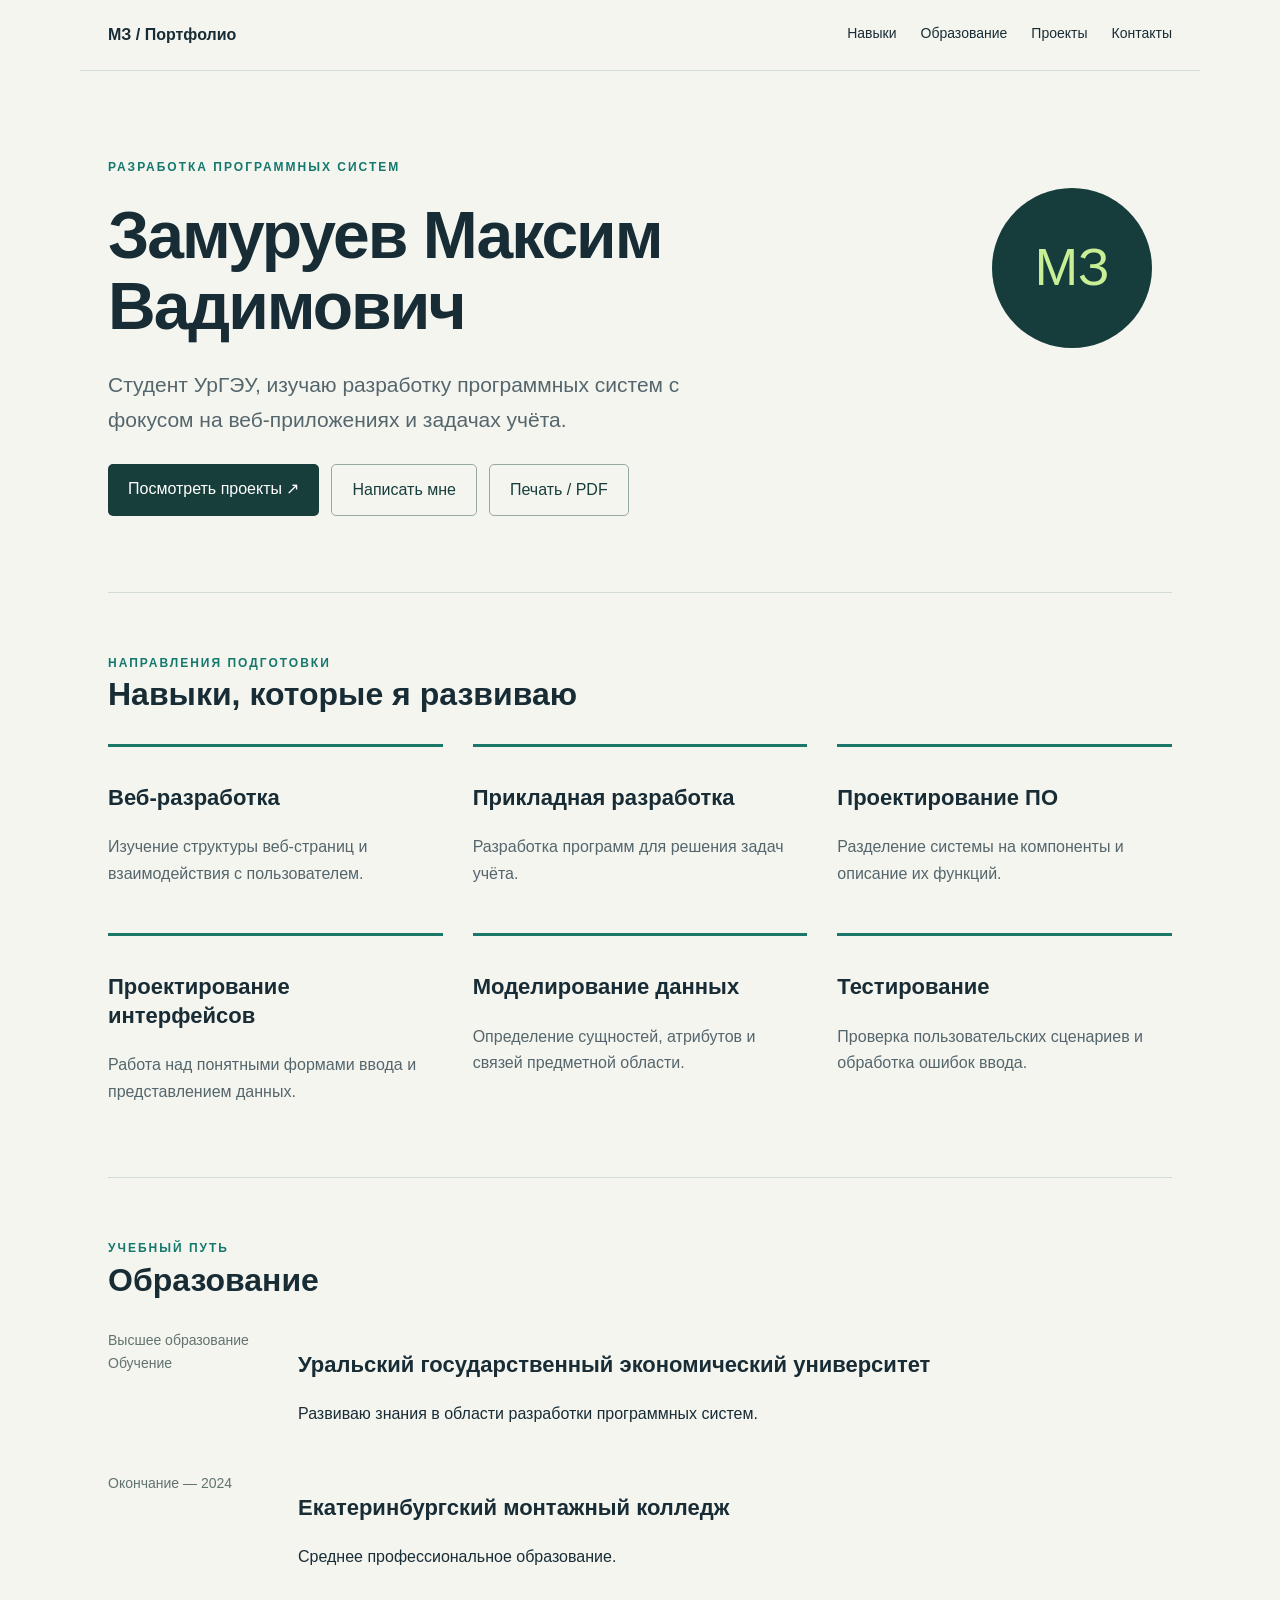
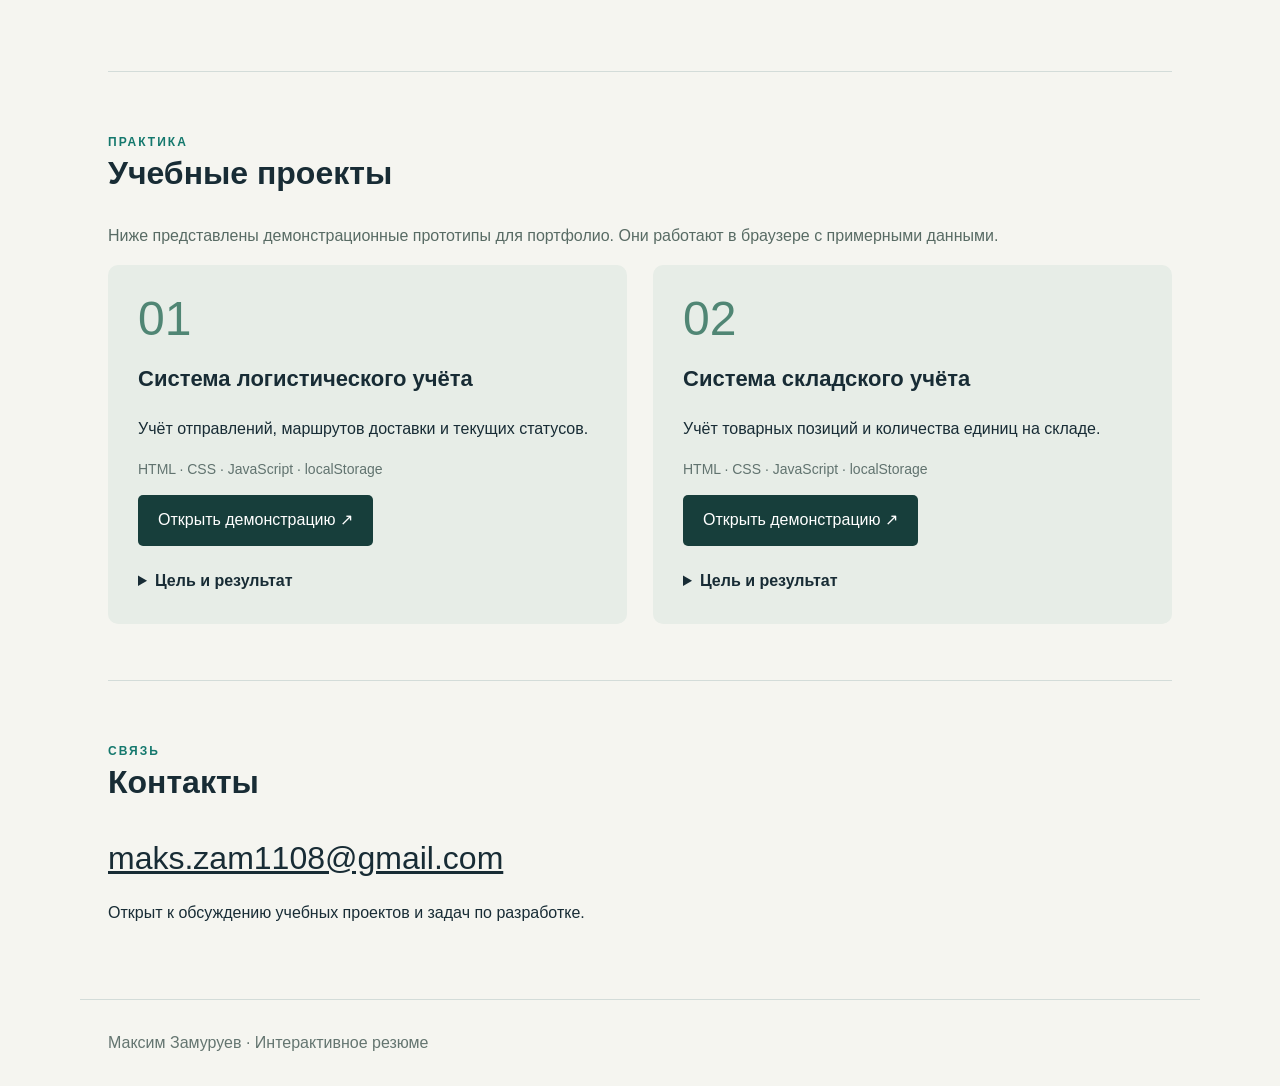
<file: index.html>
<!doctype html><html lang="ru"><head><meta charset="utf-8"><meta name="viewport" content="width=device-width,initial-scale=1"><link rel="stylesheet" href="style.css"><title>Максим Замуруев — разработка программных систем</title></head><body><header><strong>МЗ / Портфолио</strong><nav aria-label="Разделы"><a href="#skills">Навыки</a><a href="#education">Образование</a><a href="#projects">Проекты</a><a href="#contact">Контакты</a></nav></header><main><div class="hero"><div><span class="eyebrow">Разработка программных систем</span><h1>Замуруев Максим<br>Вадимович</h1><p class="lead">Студент УрГЭУ, изучаю разработку программных систем с фокусом на веб-приложениях и задачах учёта.</p><div class="actions"><a class="button" href="#projects">Посмотреть проекты ↗</a><a class="button secondary" href="mailto:maks.zam1108@gmail.com">Написать мне</a><button class="secondary" id="print">Печать / PDF</button></div></div><div class="avatar" aria-label="Аватар с инициалами МЗ">МЗ</div></div><section id="skills"><span class="eyebrow">Направления подготовки</span><h2>Навыки, которые я развиваю</h2><div class="grid"><article class="skill"><h3>Веб-разработка</h3><p>Изучение структуры веб-страниц и взаимодействия с пользователем.</p></article><article class="skill"><h3>Прикладная разработка</h3><p>Разработка программ для решения задач учёта.</p></article><article class="skill"><h3>Проектирование ПО</h3><p>Разделение системы на компоненты и описание их функций.</p></article><article class="skill"><h3>Проектирование интерфейсов</h3><p>Работа над понятными формами ввода и представлением данных.</p></article><article class="skill"><h3>Моделирование данных</h3><p>Определение сущностей, атрибутов и связей предметной области.</p></article><article class="skill"><h3>Тестирование</h3><p>Проверка пользовательских сценариев и обработка ошибок ввода.</p></article></div></section><section id="education"><span class="eyebrow">Учебный путь</span><h2>Образование</h2><div class="education"><span class="meta">Высшее образование<br>Обучение</span><div><h3>Уральский государственный экономический университет</h3><p>Развиваю знания в области разработки программных систем.</p></div></div><div class="education"><span class="meta">Окончание — 2024</span><div><h3>Екатеринбургский монтажный колледж</h3><p>Среднее профессиональное образование.</p></div></div></section><section id="projects"><span class="eyebrow">Практика</span><h2>Учебные проекты</h2><p class="notice">Ниже представлены демонстрационные прототипы для портфолио. Они работают в браузере с примерными данными.</p><div class="projects"><article class="project"><div class="number">01</div><h3>Система логистического учёта</h3><p>Учёт отправлений, маршрутов доставки и текущих статусов.</p><p class="meta">HTML · CSS · JavaScript · localStorage</p><a class="button" href="logistics.html">Открыть демонстрацию ↗</a><details><summary>Цель и результат</summary><p>Цель: отработать сценарий «Создать отправление → выбрать маршрут → изменить статус.»</p><p>Результат: интерактивный прототип с добавлением и удалением записей. Данные сохраняются локально в браузере. Серверная часть и многопользовательский режим не реализованы.</p></details></article><article class="project"><div class="number">02</div><h3>Система складского учёта</h3><p>Учёт товарных позиций и количества единиц на складе.</p><p class="meta">HTML · CSS · JavaScript · localStorage</p><a class="button" href="warehouse.html">Открыть демонстрацию ↗</a><details><summary>Цель и результат</summary><p>Цель: отработать сценарий «Добавить товар → изменить количество → проверить остатки.»</p><p>Результат: интерактивный прототип с добавлением и удалением записей. Данные сохраняются локально в браузере. Серверная часть и многопользовательский режим не реализованы.</p></details></article></div></section><section id="contact"><span class="eyebrow">Связь</span><h2>Контакты</h2><a class="contact" href="mailto:maks.zam1108@gmail.com">maks.zam1108@gmail.com</a><p>Открыт к обсуждению учебных проектов и задач по разработке.</p></section></main><footer>Максим Замуруев · Интерактивное резюме</footer><script>document.querySelector('#print').addEventListener('click',()=>window.print());</script></body></html>
</file>
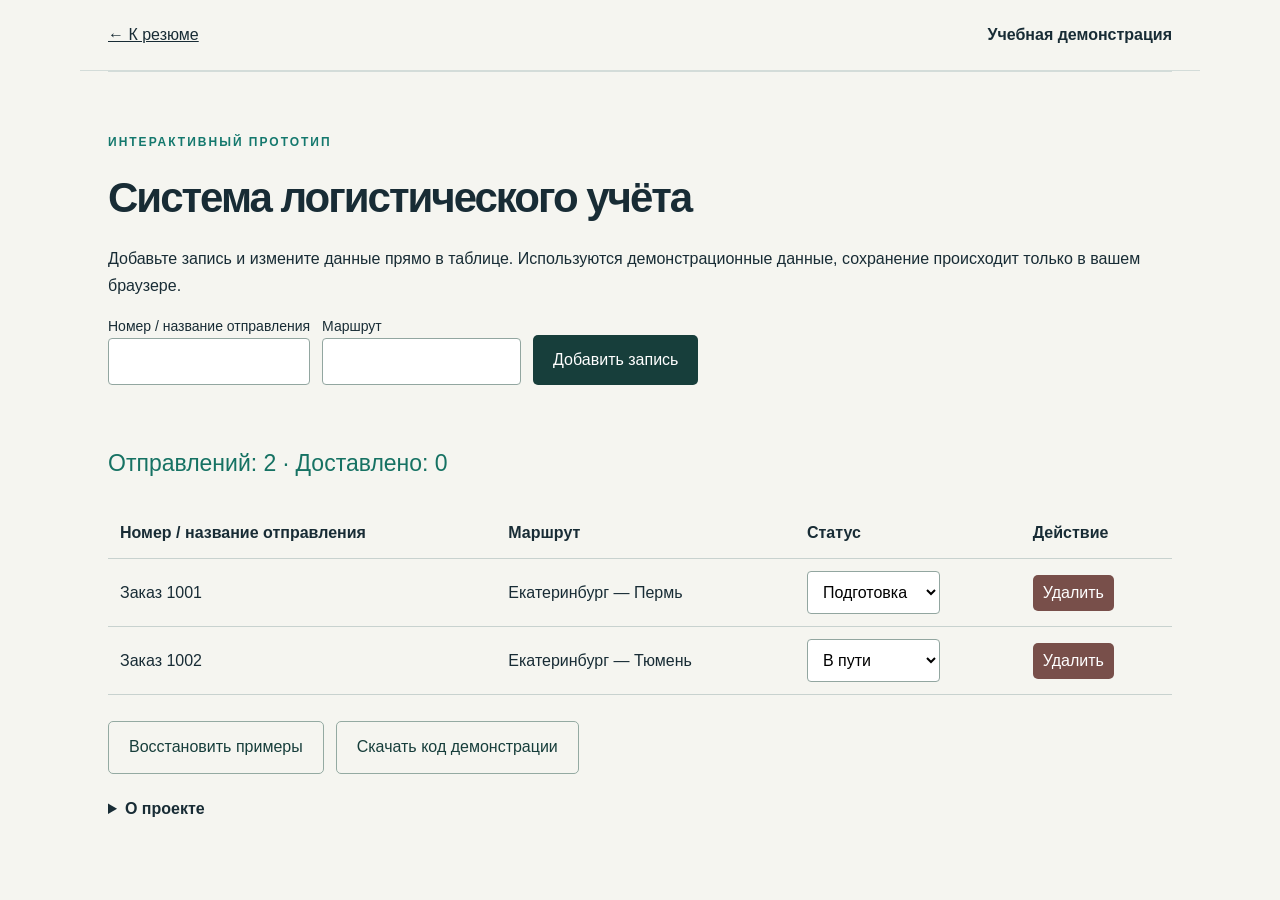
<file: logistics.html>
<!doctype html><html lang="ru"><head><meta charset="utf-8"><meta name="viewport" content="width=device-width,initial-scale=1"><link rel="stylesheet" href="style.css"><title>Система логистического учёта</title></head><body><header><a href="index.html#projects">← К резюме</a><strong>Учебная демонстрация</strong></header><main><section><span class="eyebrow">Интерактивный прототип</span><h1 style="font-size:42px">Система логистического учёта</h1><p>Добавьте запись и измените данные прямо в таблице. Используются демонстрационные данные, сохранение происходит только в вашем браузере.</p><form id="form"><label>Номер / название отправления<input id="name" maxlength="100" required></label><label>Маршрут<input id="value" maxlength="100" required></label><button>Добавить запись</button></form><p id="message" role="status"></p><div class="stats" id="stats"></div><div class="table-scroll"><table><thead><tr><th>Номер / название отправления</th><th>Маршрут</th><th>Статус</th><th>Действие</th></tr></thead><tbody id="rows"></tbody></table></div><div class="actions"><button class="secondary" id="reset">Восстановить примеры</button><a class="button secondary" href="demo.js" download>Скачать код демонстрации</a></div><details><summary>О проекте</summary><p>Цель — показать базовый сценарий учёта и работу с формами. Технологии: HTML, CSS, JavaScript и localStorage. Результат — действующий браузерный прототип. Авторизация, общая база данных и интеграции с внешними системами не входят в демонстрацию.</p></details></section></main><script>window.demoConfig={"kind": "logistics", "seed": [{"name": "Заказ 1001", "value": "Екатеринбург — Пермь", "status": "Подготовка"}, {"name": "Заказ 1002", "value": "Екатеринбург — Тюмень", "status": "В пути"}]};</script><script src="demo.js"></script></body></html>
</file>
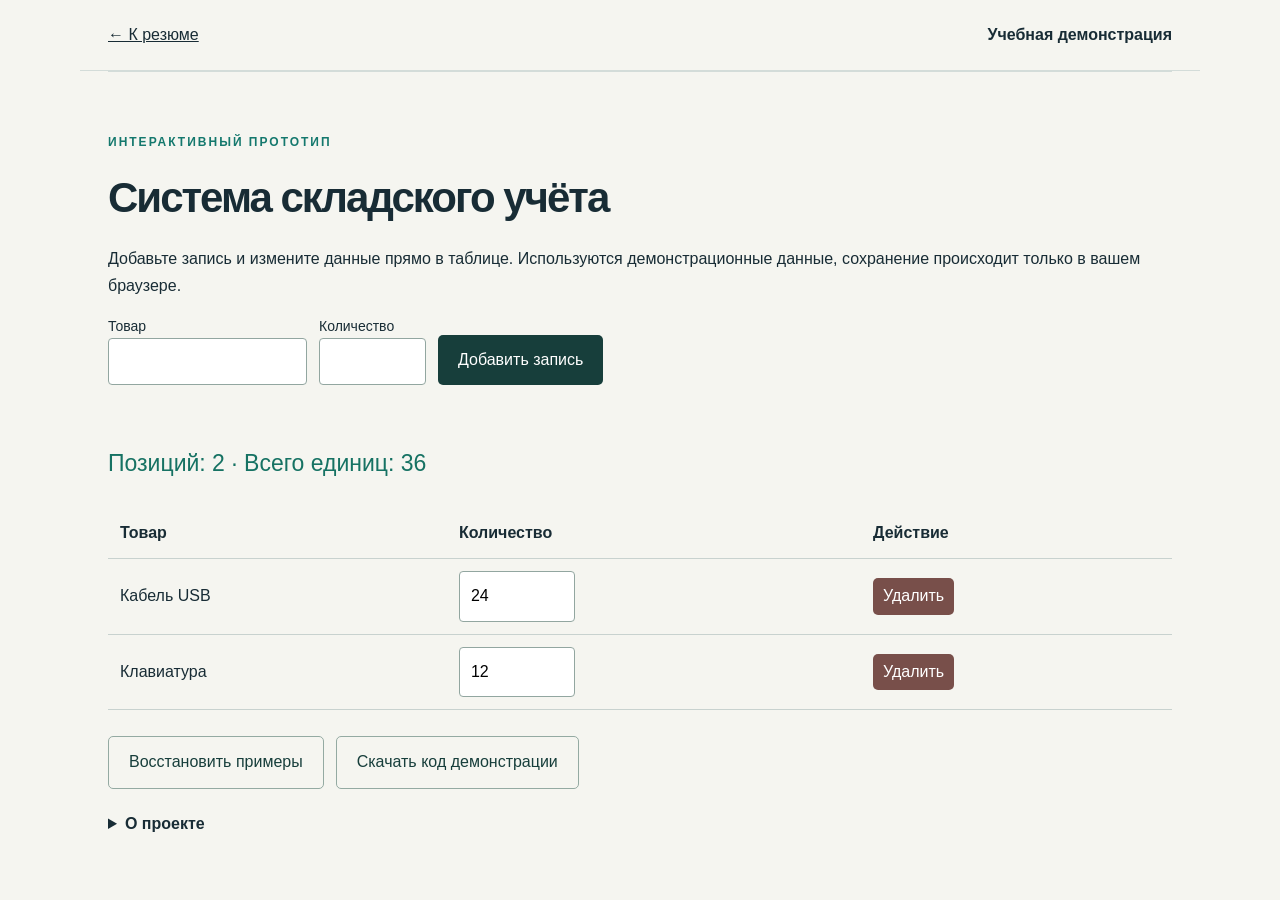
<file: warehouse.html>
<!doctype html><html lang="ru"><head><meta charset="utf-8"><meta name="viewport" content="width=device-width,initial-scale=1"><link rel="stylesheet" href="style.css"><title>Система складского учёта</title></head><body><header><a href="index.html#projects">← К резюме</a><strong>Учебная демонстрация</strong></header><main><section><span class="eyebrow">Интерактивный прототип</span><h1 style="font-size:42px">Система складского учёта</h1><p>Добавьте запись и измените данные прямо в таблице. Используются демонстрационные данные, сохранение происходит только в вашем браузере.</p><form id="form"><label>Товар<input id="name" maxlength="100" required></label><label>Количество<input id="value" type="number" min="0" max="1000000" step="1" required></label><button>Добавить запись</button></form><p id="message" role="status"></p><div class="stats" id="stats"></div><div class="table-scroll"><table><thead><tr><th>Товар</th><th>Количество</th><th>Действие</th></tr></thead><tbody id="rows"></tbody></table></div><div class="actions"><button class="secondary" id="reset">Восстановить примеры</button><a class="button secondary" href="demo.js" download>Скачать код демонстрации</a></div><details><summary>О проекте</summary><p>Цель — показать базовый сценарий учёта и работу с формами. Технологии: HTML, CSS, JavaScript и localStorage. Результат — действующий браузерный прототип. Авторизация, общая база данных и интеграции с внешними системами не входят в демонстрацию.</p></details></section></main><script>window.demoConfig={"kind": "warehouse", "seed": [{"name": "Кабель USB", "value": 24}, {"name": "Клавиатура", "value": 12}]};</script><script src="demo.js"></script></body></html>
</file>
<file: style.css>
*{box-sizing:border-box}html{scroll-behavior:smooth}body{margin:0;background:#f5f5f0;color:#182c35;font-family:Arial,sans-serif;line-height:1.65}a{color:inherit}header{max-width:1120px;margin:auto;padding:22px 28px;display:flex;justify-content:space-between;gap:20px;border-bottom:1px solid #d3dcd9}nav{display:flex;gap:24px;flex-wrap:wrap}nav a{text-decoration:none;font-size:14px}main{max-width:1120px;margin:auto;padding:0 28px}.hero{padding:82px 0 76px;display:grid;grid-template-columns:1fr 180px;gap:40px}.eyebrow{text-transform:uppercase;letter-spacing:2px;color:#14786d;font-size:12px;font-weight:bold}h1{font-size:clamp(38px,6vw,66px);line-height:1.08;letter-spacing:-2px;margin:20px 0 26px}h2{font-size:32px;line-height:1.2;margin:0 0 30px}h3{font-size:22px;line-height:1.3}.lead{max-width:650px;font-size:21px;color:#54666c}.avatar{width:160px;height:160px;background:#163c3b;color:#c8ef96;border-radius:50%;display:grid;place-items:center;font-size:52px;margin-top:35px}.button,button{display:inline-block;border:0;border-radius:5px;padding:12px 20px;background:#173e3b;color:white;text-decoration:none;font:inherit;cursor:pointer}.secondary{background:transparent;color:#173e3b;border:1px solid #94aaa2}.actions{display:flex;gap:12px;flex-wrap:wrap;margin-top:26px}section{padding:56px 0;border-top:1px solid #d3dcd9}.grid{display:grid;grid-template-columns:repeat(3,1fr);gap:30px}.skill{padding-top:15px;border-top:3px solid #1b7769}.skill p{color:#54666c}.projects{display:grid;grid-template-columns:1fr 1fr;gap:26px}.project{background:#e7ede7;padding:30px;border-radius:10px}.project .number{font-size:48px;color:#508674;line-height:1}.meta{color:#61736f;font-size:14px}details{margin-top:22px}summary{cursor:pointer;font-weight:bold}.education{display:grid;grid-template-columns:170px 1fr;gap:20px;margin:28px 0}footer{max-width:1120px;margin:auto;padding:30px 28px;color:#647570;border-top:1px solid #d3dcd9}.contact{font-size:clamp(18px,4vw,32px)}:focus-visible{outline:3px solid #c97a2b;outline-offset:4px}table{width:100%;border-collapse:collapse;margin-top:25px}th,td{text-align:left;padding:12px;border-bottom:1px solid #c8d2cf}input,select{font:inherit;padding:11px;border:1px solid #92a6a0;border-radius:4px;max-width:100%;background:white}form{display:flex;gap:12px;flex-wrap:wrap;align-items:end}label{display:flex;flex-direction:column;font-size:14px}.table-scroll{overflow:auto}.small{font-size:14px}.delete{padding:5px 10px;background:#784f4a}.notice{color:#586b64}.stats{font-size:23px;color:#167263}#message{min-height:28px}@media(max-width:700px){header{display:block}nav{margin-top:14px;gap:15px}.hero{grid-template-columns:1fr;padding:42px 0}.avatar{grid-row:1;width:86px;height:86px;font-size:30px;margin:0}.grid,.projects{grid-template-columns:1fr}.education{grid-template-columns:1fr;gap:0}h1{letter-spacing:-1px}section{padding:36px 0}}@media print{header,button,.actions,footer{display:none}body{background:white}main{padding:0}.hero,section{padding:20px 0}h1{font-size:36px}.avatar{width:90px;height:90px;font-size:30px}.project{break-inside:avoid}details{display:block}}
</file>
